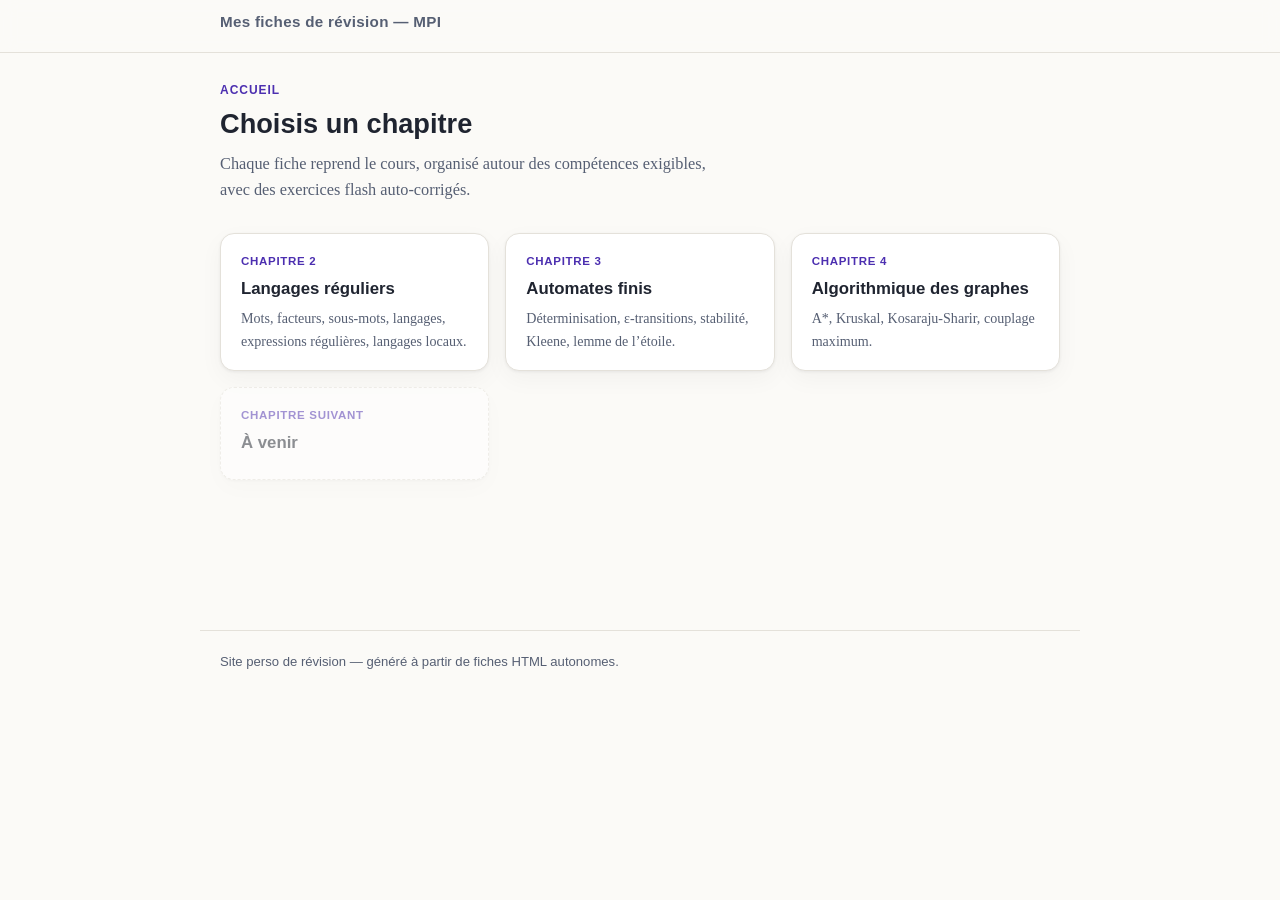
<file: index.html>
<!DOCTYPE html>
<html lang="fr">
<head>
<meta charset="UTF-8">
<meta name="viewport" content="width=device-width, initial-scale=1, viewport-fit=cover">
<title>Mes fiches de révision</title>
<link rel="stylesheet" href="assets/style.css">
</head>
<body>

<header class="top">
  <div class="top-inner">
    <div class="top-title">Mes fiches de révision — MPI</div>
  </div>
</header>

<main>
  <div class="hero">
    <div class="eyebrow">Accueil</div>
    <h1>Choisis un chapitre</h1>
    <p class="lead">Chaque fiche reprend le cours, organisé autour des compétences exigibles, avec des exercices flash auto-corrigés.</p>
  </div>

  <div class="chapter-grid">
    <a class="chapter-card" href="chapitres/chapitre-02-langages-reguliers.html">
      <div class="ch-num">Chapitre 2</div>
      <h3>Langages réguliers</h3>
      <p>Mots, facteurs, sous-mots, langages, expressions régulières, langages locaux.</p>
    </a>

    <a class="chapter-card" href="chapitres/chapitre-03-automates-finis.html">
      <div class="ch-num">Chapitre 3</div>
      <h3>Automates finis</h3>
      <p>Déterminisation, ε-transitions, stabilité, Kleene, lemme de l’étoile.</p>
    </a>

    <a class="chapter-card" href="chapitres/chapitre-04-graphes.html">
      <div class="ch-num">Chapitre 4</div>
      <h3>Algorithmique des graphes</h3>
      <p>A*, Kruskal, Kosaraju-Sharir, couplage maximum.</p>
    </a>

    <div class="chapter-card placeholder">
      <div class="ch-num">Chapitre suivant</div>
      <h3>À venir</h3>
    </div>
  </div>
</main>

<footer>
  Site perso de révision — généré à partir de fiches HTML autonomes.
</footer>

</body>
</html>
</file>
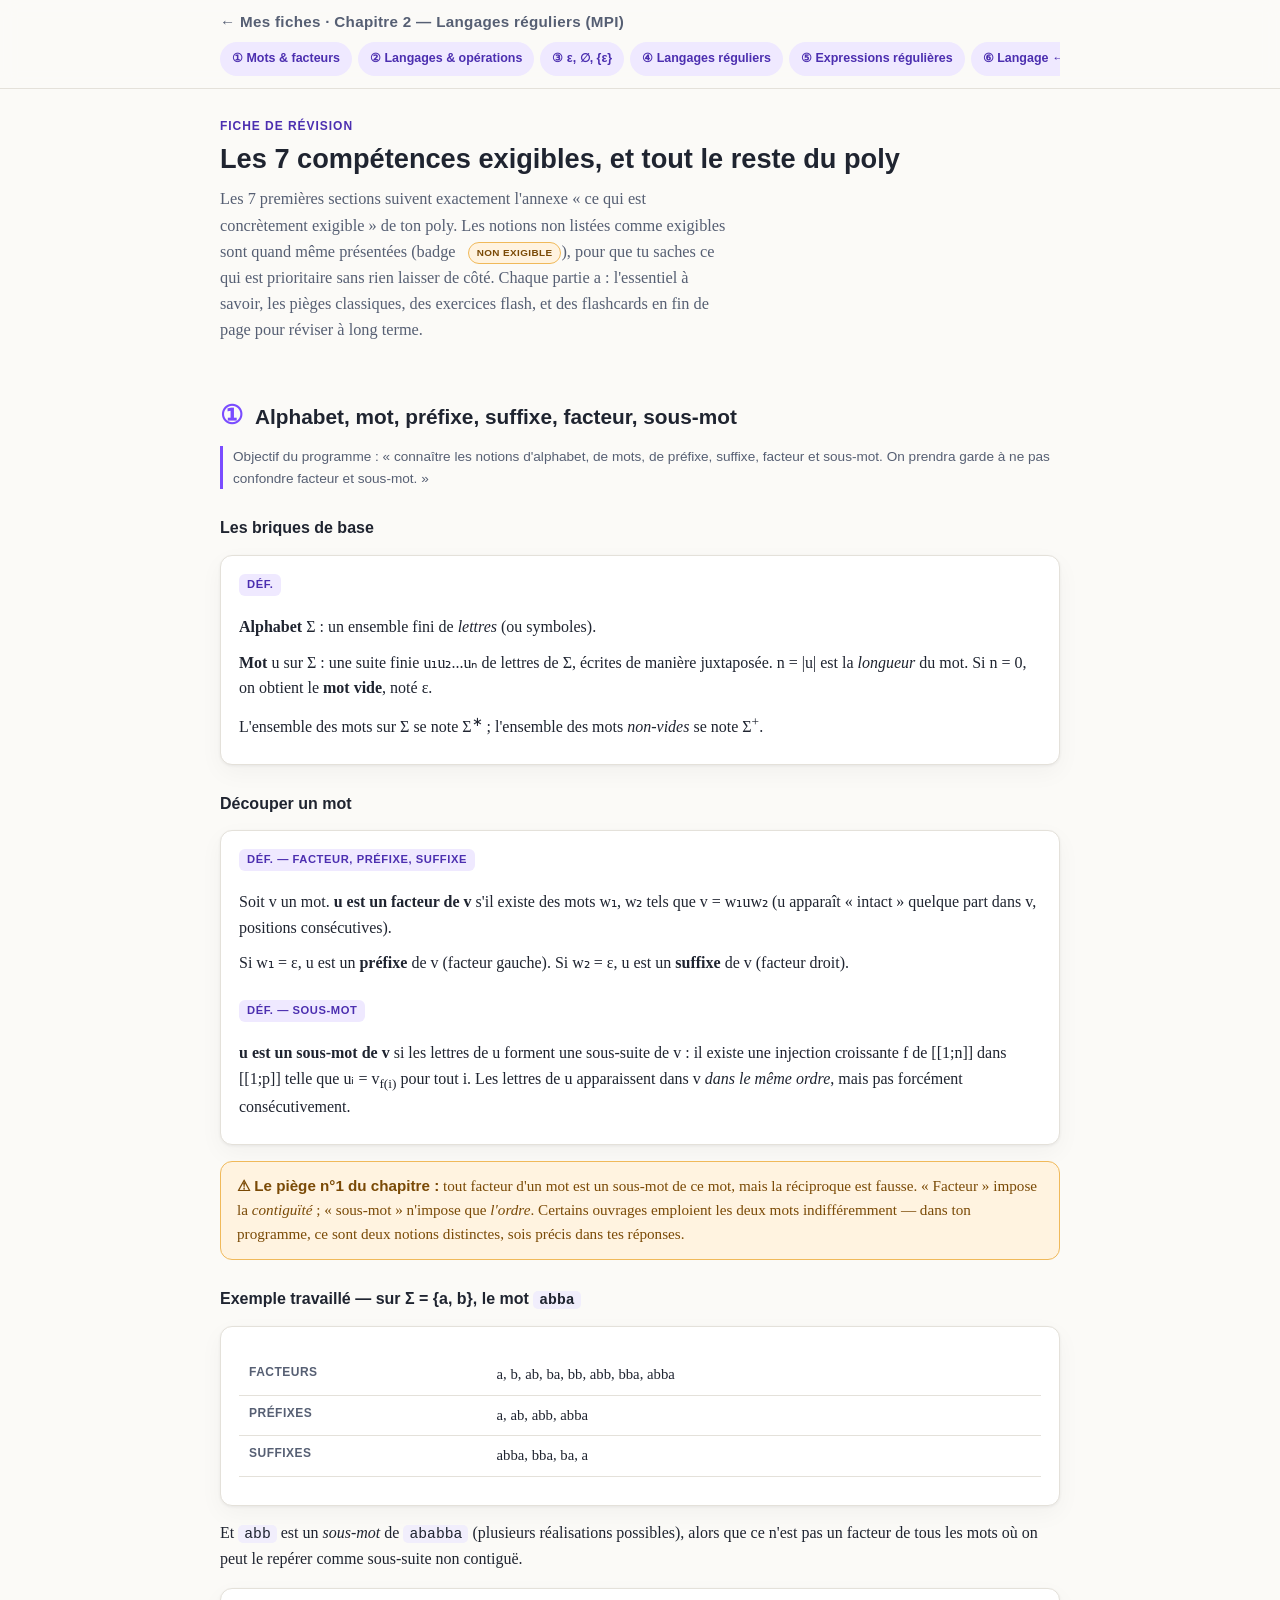
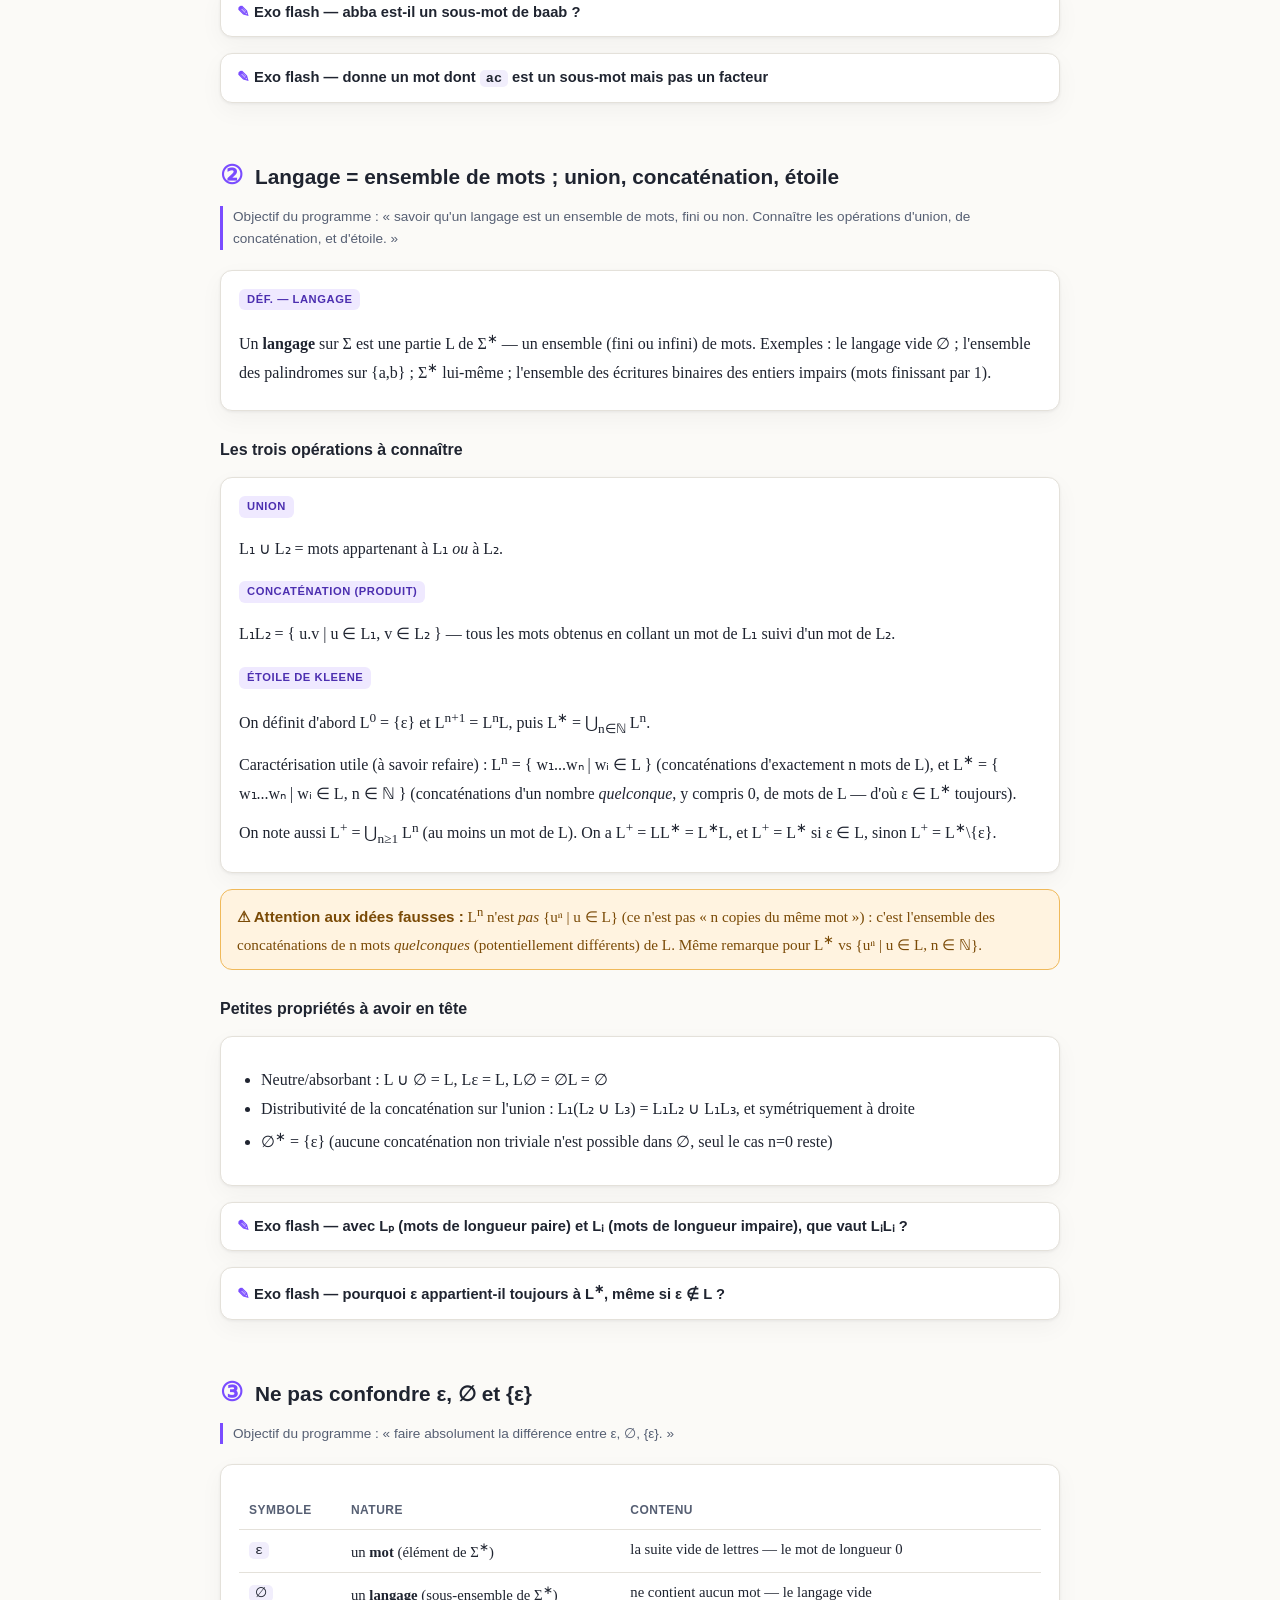
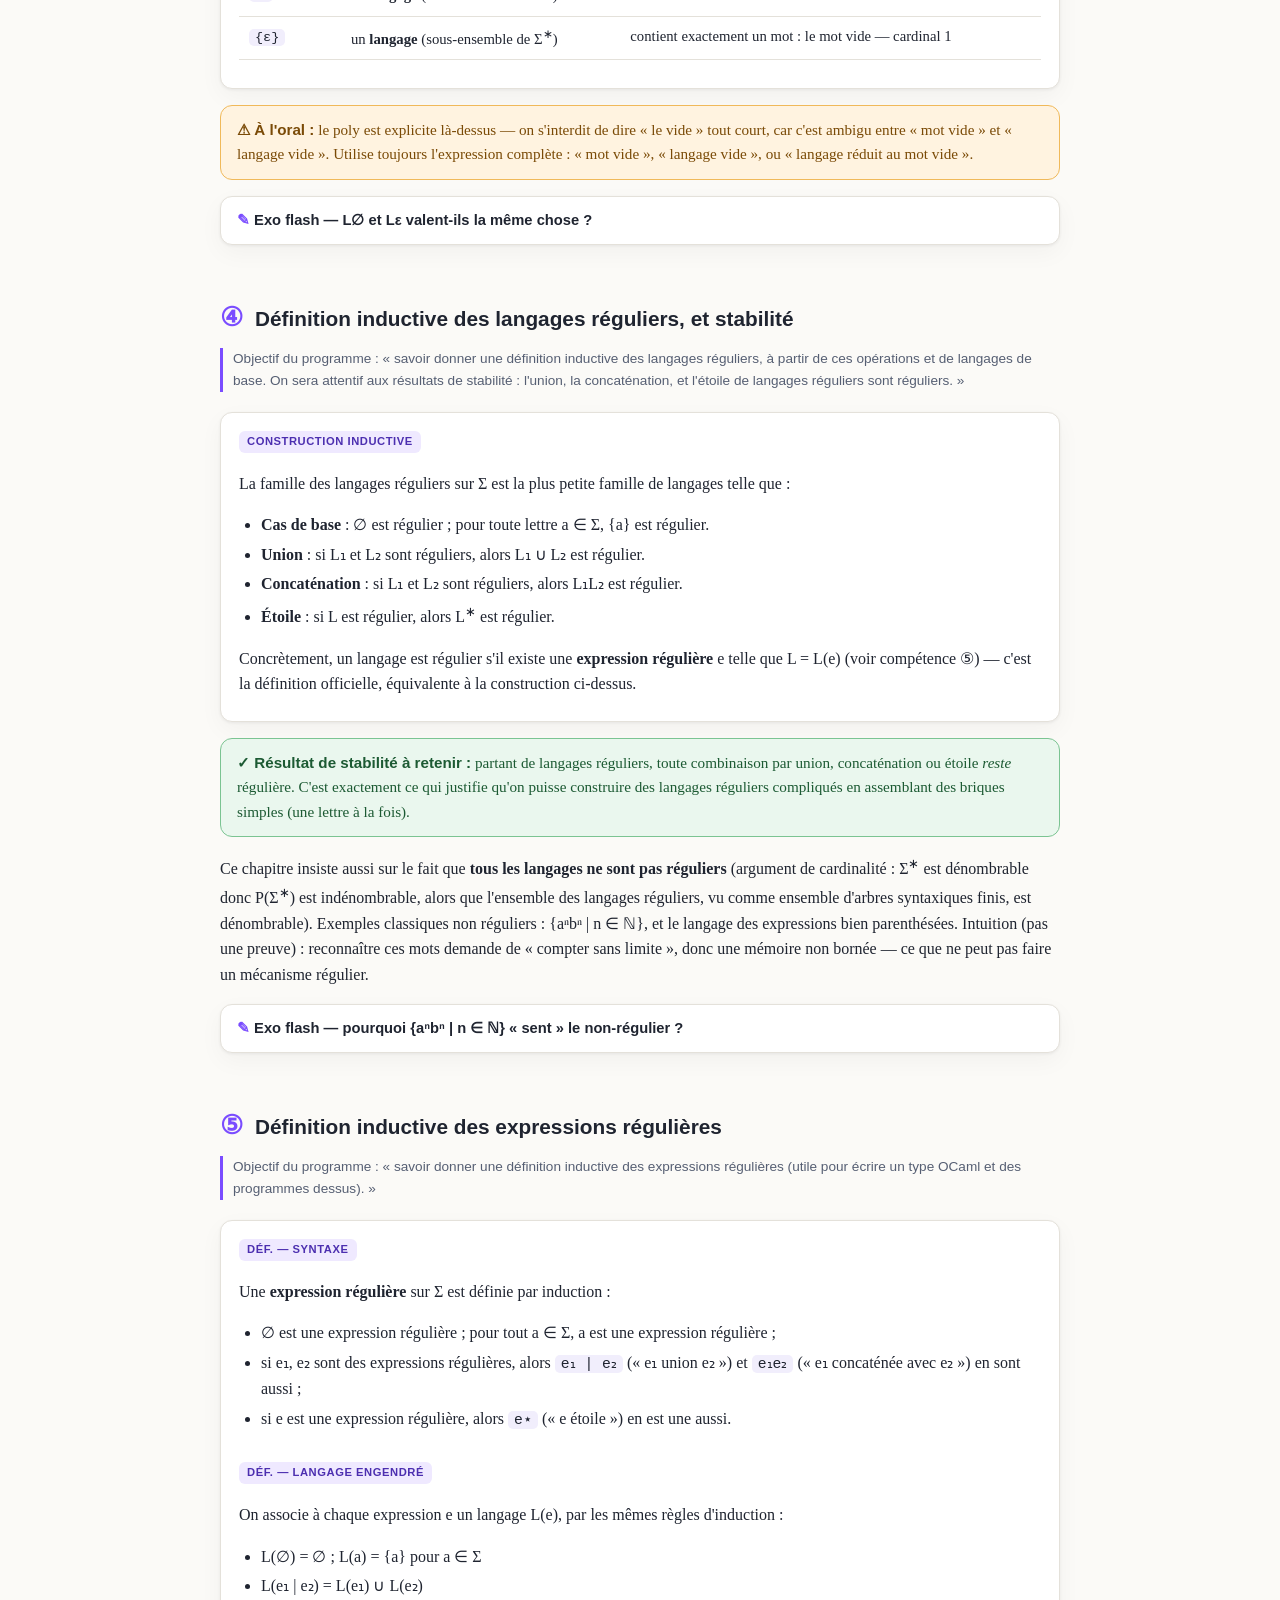
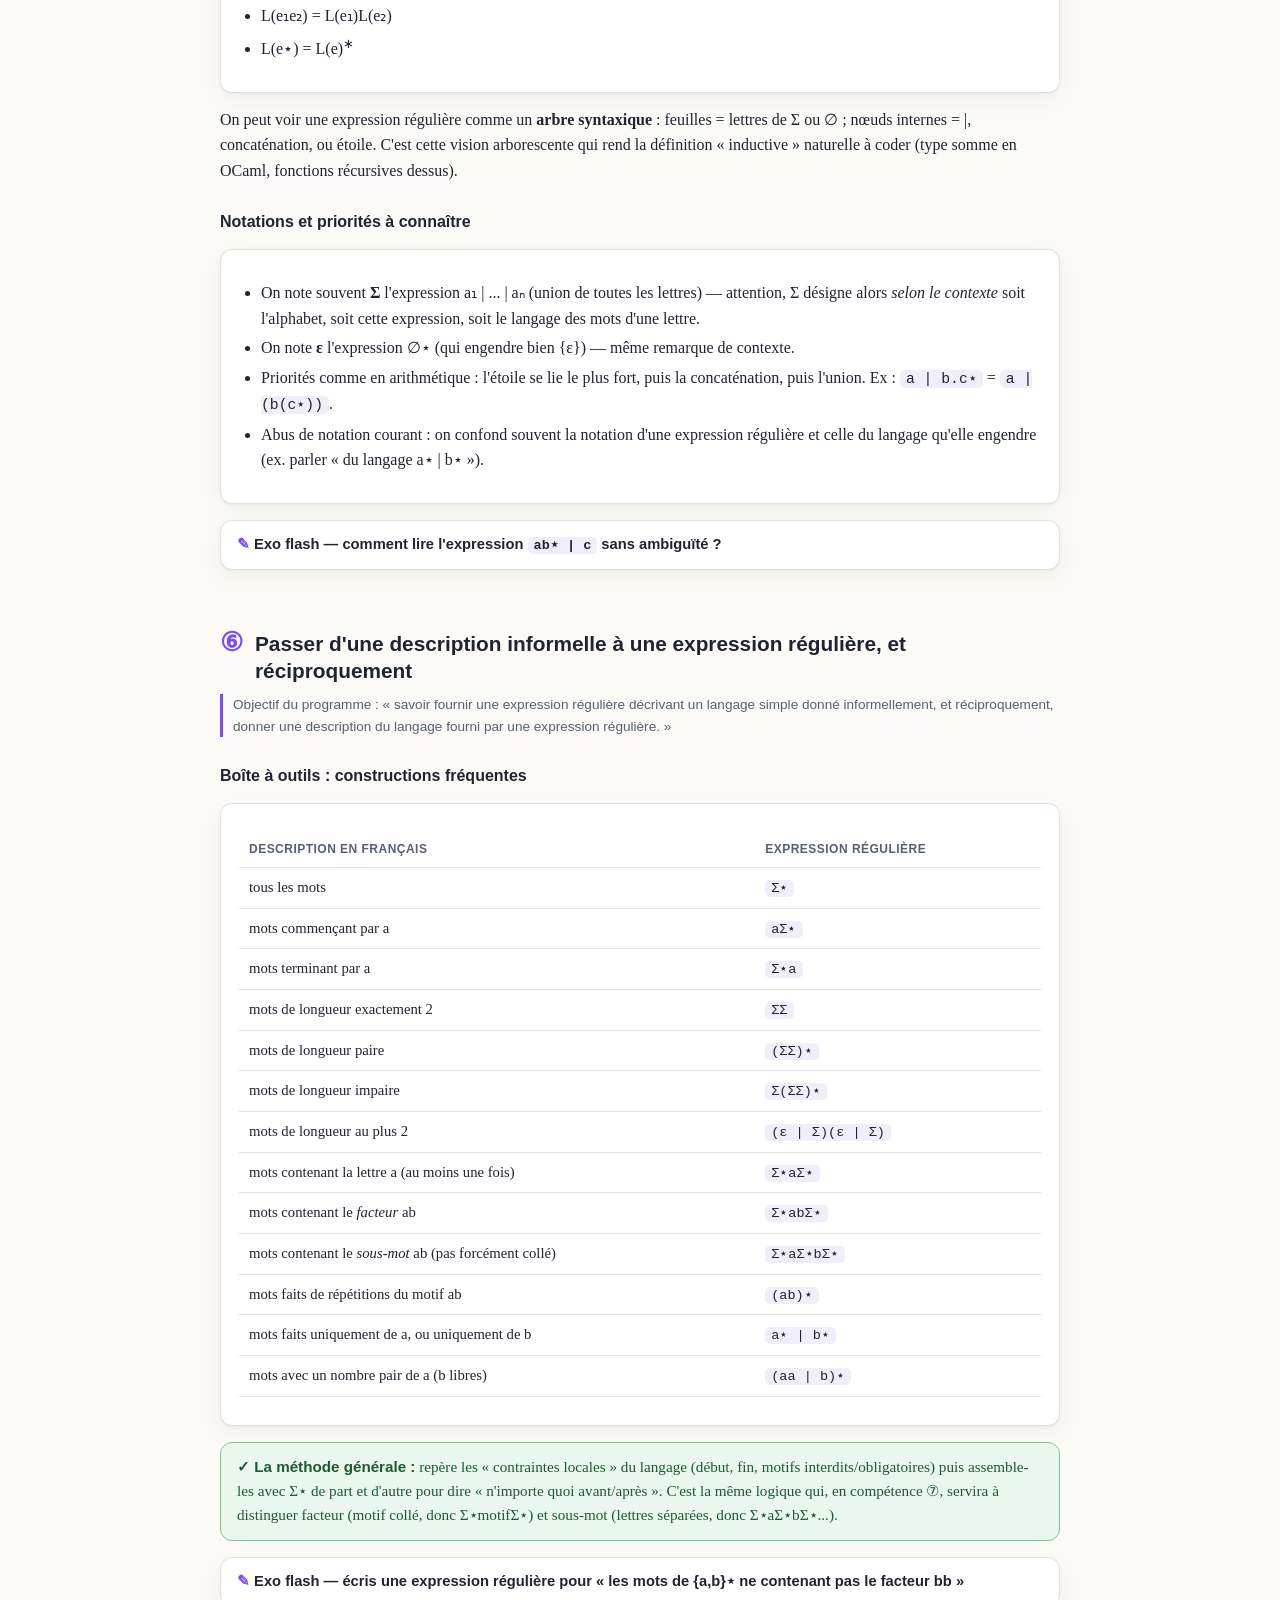
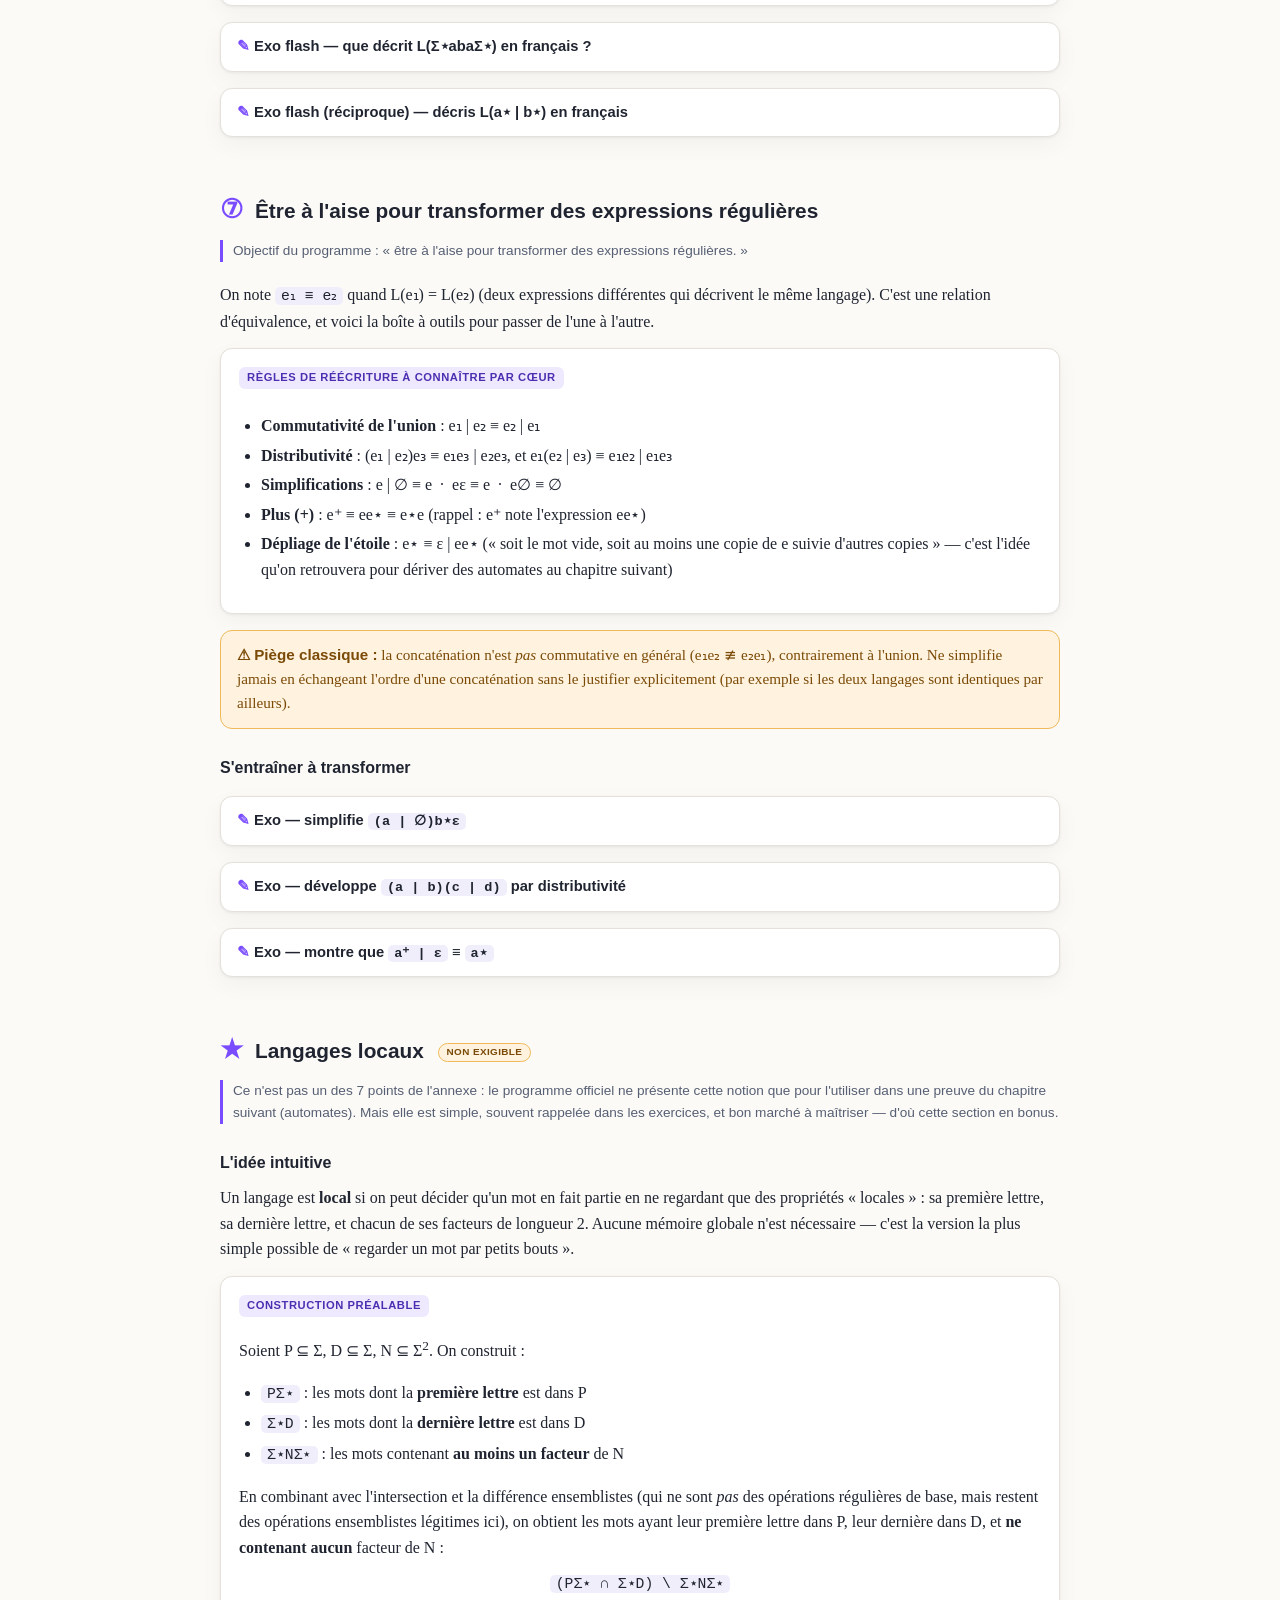
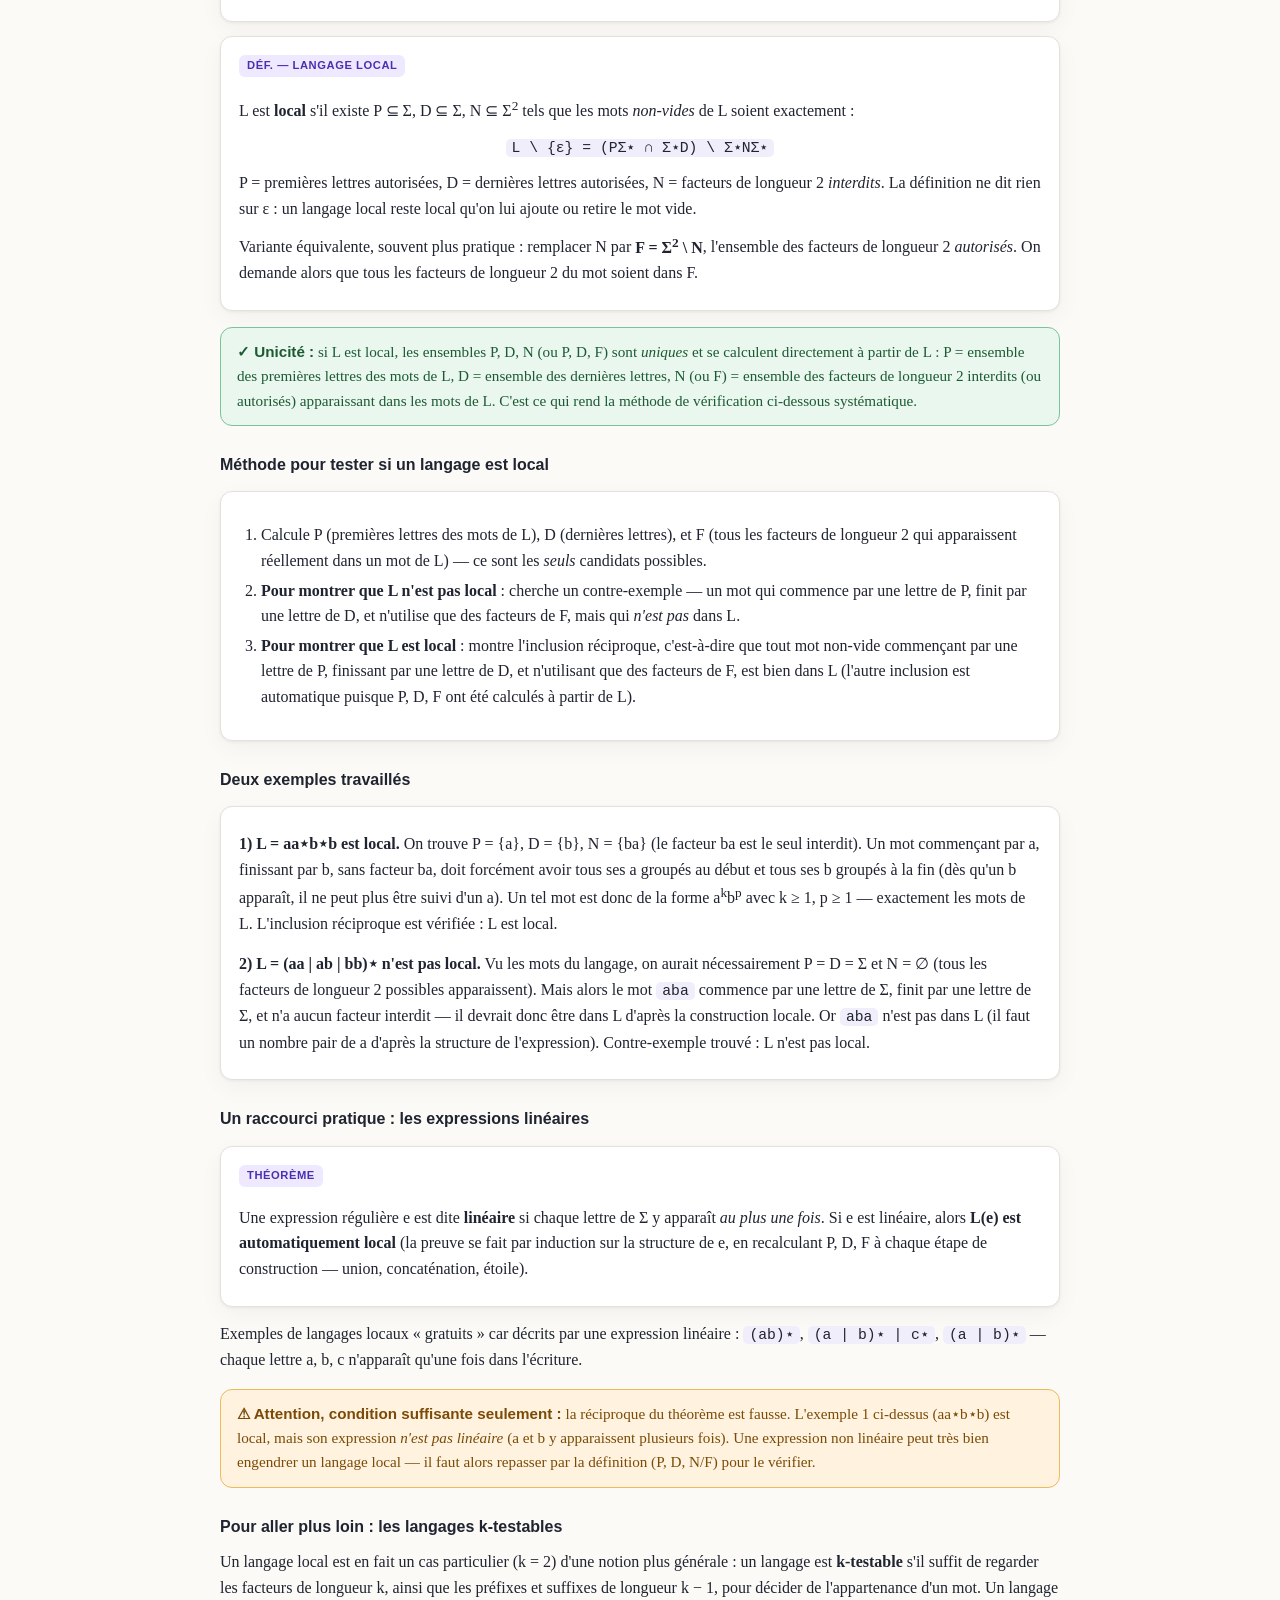
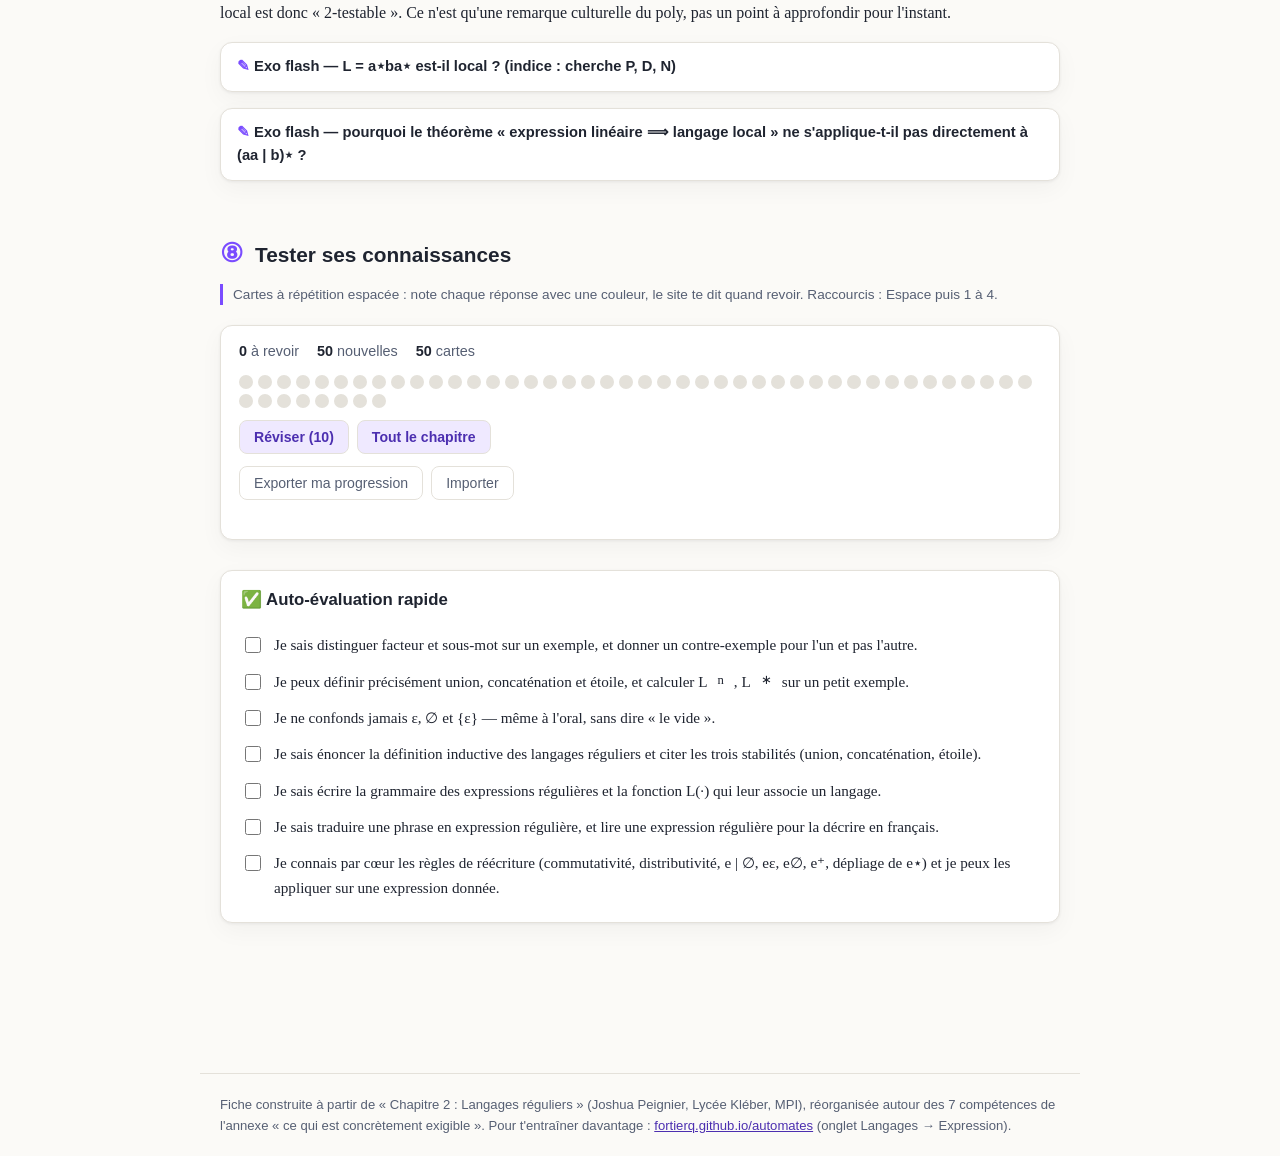
<file: chapitres/chapitre-02-langages-reguliers.html>
<!DOCTYPE html>
<html lang="fr">
<head>
<meta charset="UTF-8">
<meta name="viewport" content="width=device-width, initial-scale=1, viewport-fit=cover">
<title>Langages réguliers — Fiche des 7 compétences (MPI)</title>
<link rel="stylesheet" href="../assets/style.css">
<link rel="stylesheet" href="../assets/flashcards.css">
</head>
<body>

<header class="top">
  <div class="top-inner">
    <div class="top-title"><a href="../index.html" class="home-link">← Mes fiches</a> · Chapitre 2 — Langages réguliers (MPI)</div>
    <nav class="chips">
      <a href="#c1">① Mots &amp; facteurs</a>
      <a href="#c2">② Langages &amp; opérations</a>
      <a href="#c3">③ ε, ∅, {ε}</a>
      <a href="#c4">④ Langages réguliers</a>
      <a href="#c5">⑤ Expressions régulières</a>
      <a href="#c6">⑥ Langage ↔ regex</a>
      <a href="#c7">⑦ Transformer une regex</a>
      <a href="#bonus">★ Langages locaux</a>
      <a href="#c8">⑧ Tester mes connaissances</a>
    </nav>
  </div>
</header>

<main>
  <div class="hero">
    <div class="eyebrow">Fiche de révision</div>
    <h1>Les 7 compétences exigibles, et tout le reste du poly</h1>
    <p class="lead">Les 7 premières sections suivent exactement l'annexe « ce qui est concrètement exigible » de ton poly. Les notions non listées comme exigibles sont quand même présentées (badge <span class="bonus-tag">non exigible</span>), pour que tu saches ce qui est prioritaire sans rien laisser de côté. Chaque partie a : l'essentiel à savoir, les pièges classiques, des exercices flash, et des flashcards en fin de page pour réviser à long terme.</p>
  </div>

  <!-- ============ COMPETENCE 1 ============ -->
  <section class="skill" id="c1">
    <div class="skill-head"><span class="skill-num">①</span><h2>Alphabet, mot, préfixe, suffixe, facteur, sous-mot</h2></div>
    <p class="skill-goal">Objectif du programme : « connaître les notions d'alphabet, de mots, de préfixe, suffixe, facteur et sous-mot. On prendra garde à ne pas confondre facteur et sous-mot. »</p>

    <h3>Les briques de base</h3>
    <div class="card">
      <span class="def-label">Déf.</span>
      <p><strong>Alphabet</strong> Σ : un ensemble fini de <em>lettres</em> (ou symboles).</p>
      <p><strong>Mot</strong> u sur Σ : une suite finie u₁u₂...uₙ de lettres de Σ, écrites de manière juxtaposée. n = |u| est la <em>longueur</em> du mot. Si n = 0, on obtient le <strong>mot vide</strong>, noté ε.</p>
      <p>L'ensemble des mots sur Σ se note Σ<sup>∗</sup> ; l'ensemble des mots <em>non-vides</em> se note Σ<sup>+</sup>.</p>
    </div>

    <h3>Découper un mot</h3>
    <div class="card">
      <span class="def-label">Déf. — facteur, préfixe, suffixe</span>
      <p>Soit v un mot. <strong>u est un facteur de v</strong> s'il existe des mots w₁, w₂ tels que v = w₁uw₂ (u apparaît « intact » quelque part dans v, positions consécutives).</p>
      <p>Si w₁ = ε, u est un <strong>préfixe</strong> de v (facteur gauche). Si w₂ = ε, u est un <strong>suffixe</strong> de v (facteur droit).</p>
      <span class="def-label" style="margin-top:14px">Déf. — sous-mot</span>
      <p><strong>u est un sous-mot de v</strong> si les lettres de u forment une sous-suite de v : il existe une injection croissante f de [[1;n]] dans [[1;p]] telle que uᵢ = v<sub>f(i)</sub> pour tout i. Les lettres de u apparaissent dans v <em>dans le même ordre</em>, mais pas forcément consécutivement.</p>
    </div>

    <div class="warn">
      <strong>⚠ Le piège n°1 du chapitre :</strong> tout facteur d'un mot est un sous-mot de ce mot, mais la réciproque est fausse. « Facteur » impose la <em>contiguïté</em> ; « sous-mot » n'impose que <em>l'ordre</em>. Certains ouvrages emploient les deux mots indifféremment — dans ton programme, ce sont deux notions distinctes, sois précis dans tes réponses.
    </div>

    <h3>Exemple travaillé — sur Σ = {a, b}, le mot <span class="re">abba</span></h3>
    <div class="table-wrap card">
      <table>
        <tr><th>Facteurs</th><td>a, b, ab, ba, bb, abb, bba, abba</td></tr>
        <tr><th>Préfixes</th><td>a, ab, abb, abba</td></tr>
        <tr><th>Suffixes</th><td>abba, bba, ba, a</td></tr>
      </table>
    </div>
    <p>Et <span class="re">abb</span> est un <em>sous-mot</em> de <span class="re">ababba</span> (plusieurs réalisations possibles), alors que ce n'est pas un facteur de tous les mots où on peut le repérer comme sous-suite non contiguë.</p>

    <details class="quiz">
      <summary>Exo flash — abba est-il un sous-mot de baab ?</summary>
      <div class="answer"><span class="tag">Correction</span>
      <p>Non. Il faudrait retrouver a, b, b, a <em>dans cet ordre</em> comme sous-suite de b, a, a, b. Le seul a suivant un b initial est en position 2, puis il faudrait deux b après — impossible, il ne reste qu'un b puis un a. Donc abba n'est ni facteur ni sous-mot de baab.</p></div>
    </details>
    <details class="quiz">
      <summary>Exo flash — donne un mot dont <span class="re">ac</span> est un sous-mot mais pas un facteur</summary>
      <div class="answer"><span class="tag">Correction</span>
      <p>Par exemple <span class="re">abc</span> : les lettres a puis c apparaissent bien dans cet ordre (sous-mot), mais elles ne sont pas consécutives (le b s'intercale), donc ac n'est pas un facteur de abc.</p></div>
    </details>
  </section>

  <!-- ============ COMPETENCE 2 ============ -->
  <section class="skill" id="c2">
    <div class="skill-head"><span class="skill-num">②</span><h2>Langage = ensemble de mots ; union, concaténation, étoile</h2></div>
    <p class="skill-goal">Objectif du programme : « savoir qu'un langage est un ensemble de mots, fini ou non. Connaître les opérations d'union, de concaténation, et d'étoile. »</p>

    <div class="card">
      <span class="def-label">Déf. — langage</span>
      <p>Un <strong>langage</strong> sur Σ est une partie L de Σ<sup>∗</sup> — un ensemble (fini ou infini) de mots. Exemples : le langage vide ∅ ; l'ensemble des palindromes sur {a,b} ; Σ<sup>∗</sup> lui-même ; l'ensemble des écritures binaires des entiers impairs (mots finissant par 1).</p>
    </div>

    <h3>Les trois opérations à connaître</h3>
    <div class="card">
      <span class="def-label">Union</span>
      <p>L₁ ∪ L₂ = mots appartenant à L₁ <em>ou</em> à L₂.</p>
      <span class="def-label" style="margin-top:10px">Concaténation (produit)</span>
      <p>L₁L₂ = { u.v | u ∈ L₁, v ∈ L₂ } — tous les mots obtenus en collant un mot de L₁ suivi d'un mot de L₂.</p>
      <span class="def-label" style="margin-top:10px">Étoile de Kleene</span>
      <p>On définit d'abord L<sup>0</sup> = {ε} et L<sup>n+1</sup> = L<sup>n</sup>L, puis L<sup>∗</sup> = ⋃<sub>n∈ℕ</sub> L<sup>n</sup>.</p>
      <p>Caractérisation utile (à savoir refaire) : L<sup>n</sup> = { w₁...wₙ | wᵢ ∈ L } (concaténations d'exactement n mots de L), et L<sup>∗</sup> = { w₁...wₙ | wᵢ ∈ L, n ∈ ℕ } (concaténations d'un nombre <em>quelconque</em>, y compris 0, de mots de L — d'où ε ∈ L<sup>∗</sup> toujours).</p>
      <p>On note aussi L<sup>+</sup> = ⋃<sub>n≥1</sub> L<sup>n</sup> (au moins un mot de L). On a L<sup>+</sup> = LL<sup>∗</sup> = L<sup>∗</sup>L, et L<sup>+</sup> = L<sup>∗</sup> si ε ∈ L, sinon L<sup>+</sup> = L<sup>∗</sup>\{ε}.</p>
    </div>

    <div class="warn">
      <strong>⚠ Attention aux idées fausses :</strong> L<sup>n</sup> n'est <em>pas</em> {uⁿ | u ∈ L} (ce n'est pas « n copies du même mot ») : c'est l'ensemble des concaténations de n mots <em>quelconques</em> (potentiellement différents) de L. Même remarque pour L<sup>∗</sup> vs {uⁿ | u ∈ L, n ∈ ℕ}.
    </div>

    <h3>Petites propriétés à avoir en tête</h3>
    <div class="card">
      <ul>
        <li>Neutre/absorbant : L ∪ ∅ = L, Lε = L, L∅ = ∅L = ∅</li>
        <li>Distributivité de la concaténation sur l'union : L₁(L₂ ∪ L₃) = L₁L₂ ∪ L₁L₃, et symétriquement à droite</li>
        <li>∅<sup>∗</sup> = {ε} (aucune concaténation non triviale n'est possible dans ∅, seul le cas n=0 reste)</li>
      </ul>
    </div>

    <details class="quiz">
      <summary>Exo flash — avec Lₚ (mots de longueur paire) et Lᵢ (mots de longueur impaire), que vaut LᵢLᵢ ?</summary>
      <div class="answer"><span class="tag">Correction</span>
      <p>La concaténation de deux mots de longueur impaire donne un mot de longueur paire, et on peut obtenir n'importe quelle longueur paire ≥ 2 (mais pas 0, car un mot de longueur impaire est non-vide). Donc LᵢLᵢ = Lₚ \ {ε}.</p></div>
    </details>
    <details class="quiz">
      <summary>Exo flash — pourquoi ε appartient-il toujours à L<sup>∗</sup>, même si ε ∉ L ?</summary>
      <div class="answer"><span class="tag">Correction</span>
      <p>Parce que L<sup>∗</sup> contient L<sup>0</sup> = {ε} par définition (concaténer 0 mot de L donne le mot vide). C'est vrai quel que soit L, y compris L = ∅.</p></div>
    </details>
  </section>

  <!-- ============ COMPETENCE 3 ============ -->
  <section class="skill" id="c3">
    <div class="skill-head"><span class="skill-num">③</span><h2>Ne pas confondre ε, ∅ et {ε}</h2></div>
    <p class="skill-goal">Objectif du programme : « faire absolument la différence entre ε, ∅, {ε}. »</p>

    <div class="table-wrap card">
      <table>
        <tr><th>Symbole</th><th>Nature</th><th>Contenu</th></tr>
        <tr><td><code>ε</code></td><td>un <strong>mot</strong> (élément de Σ<sup>∗</sup>)</td><td>la suite vide de lettres — le mot de longueur 0</td></tr>
        <tr><td><code>∅</code></td><td>un <strong>langage</strong> (sous-ensemble de Σ<sup>∗</sup>)</td><td>ne contient aucun mot — le langage vide</td></tr>
        <tr><td><code>{ε}</code></td><td>un <strong>langage</strong> (sous-ensemble de Σ<sup>∗</sup>)</td><td>contient exactement un mot : le mot vide — cardinal 1</td></tr>
      </table>
    </div>

    <div class="warn">
      <strong>⚠ À l'oral :</strong> le poly est explicite là-dessus — on s'interdit de dire « le vide » tout court, car c'est ambigu entre « mot vide » et « langage vide ». Utilise toujours l'expression complète : « mot vide », « langage vide », ou « langage réduit au mot vide ».
    </div>

    <details class="quiz">
      <summary>Exo flash — L∅ et Lε valent-ils la même chose ?</summary>
      <div class="answer"><span class="tag">Correction</span>
      <p>Non, pas du tout ! L∅ = ∅ (concaténer avec le langage vide ne produit aucun mot : il n'y a rien à concaténer). Lε = L (concaténer avec {ε} ne change rien, car ε est neutre pour la concaténation des mots). Confondre ∅ et {ε} ici est l'erreur la plus fréquente du chapitre.</p></div>
    </details>
  </section>

  <!-- ============ COMPETENCE 4 ============ -->
  <section class="skill" id="c4">
    <div class="skill-head"><span class="skill-num">④</span><h2>Définition inductive des langages réguliers, et stabilité</h2></div>
    <p class="skill-goal">Objectif du programme : « savoir donner une définition inductive des langages réguliers, à partir de ces opérations et de langages de base. On sera attentif aux résultats de stabilité : l'union, la concaténation, et l'étoile de langages réguliers sont réguliers. »</p>

    <div class="card">
      <span class="def-label">Construction inductive</span>
      <p>La famille des langages réguliers sur Σ est la plus petite famille de langages telle que :</p>
      <ul>
        <li><strong>Cas de base</strong> : ∅ est régulier ; pour toute lettre a ∈ Σ, {a} est régulier.</li>
        <li><strong>Union</strong> : si L₁ et L₂ sont réguliers, alors L₁ ∪ L₂ est régulier.</li>
        <li><strong>Concaténation</strong> : si L₁ et L₂ sont réguliers, alors L₁L₂ est régulier.</li>
        <li><strong>Étoile</strong> : si L est régulier, alors L<sup>∗</sup> est régulier.</li>
      </ul>
      <p>Concrètement, un langage est régulier s'il existe une <strong>expression régulière</strong> e telle que L = L(e) (voir compétence ⑤) — c'est la définition officielle, équivalente à la construction ci-dessus.</p>
    </div>

    <div class="good">
      <strong>✓ Résultat de stabilité à retenir :</strong> partant de langages réguliers, toute combinaison par union, concaténation ou étoile <em>reste</em> régulière. C'est exactement ce qui justifie qu'on puisse construire des langages réguliers compliqués en assemblant des briques simples (une lettre à la fois).
    </div>

    <p>Ce chapitre insiste aussi sur le fait que <strong>tous les langages ne sont pas réguliers</strong> (argument de cardinalité : Σ<sup>∗</sup> est dénombrable donc P(Σ<sup>∗</sup>) est indénombrable, alors que l'ensemble des langages réguliers, vu comme ensemble d'arbres syntaxiques finis, est dénombrable). Exemples classiques non réguliers : {aⁿbⁿ | n ∈ ℕ}, et le langage des expressions bien parenthésées. Intuition (pas une preuve) : reconnaître ces mots demande de « compter sans limite », donc une mémoire non bornée — ce que ne peut pas faire un mécanisme régulier.</p>

    <details class="quiz">
      <summary>Exo flash — pourquoi {aⁿbⁿ | n ∈ ℕ} « sent » le non-régulier ?</summary>
      <div class="answer"><span class="tag">Correction</span>
      <p>Parce que, en lisant le mot de gauche à droite, il faut retenir <em>exactement</em> combien de a ont été lus avant de vérifier qu'il y a le même nombre de b — une mémoire de taille non bornée (dépendant de n). C'est un indice fort de non-régularité (le lemme de l'étoile, vu au chapitre suivant, permettra de le prouver rigoureusement).</p></div>
    </details>
  </section>

  <!-- ============ COMPETENCE 5 ============ -->
  <section class="skill" id="c5">
    <div class="skill-head"><span class="skill-num">⑤</span><h2>Définition inductive des expressions régulières</h2></div>
    <p class="skill-goal">Objectif du programme : « savoir donner une définition inductive des expressions régulières (utile pour écrire un type OCaml et des programmes dessus). »</p>

    <div class="card">
      <span class="def-label">Déf. — syntaxe</span>
      <p>Une <strong>expression régulière</strong> sur Σ est définie par induction :</p>
      <ul>
        <li>∅ est une expression régulière ; pour tout a ∈ Σ, a est une expression régulière ;</li>
        <li>si e₁, e₂ sont des expressions régulières, alors <span class="re">e₁ | e₂</span> (« e₁ union e₂ ») et <span class="re">e₁e₂</span> (« e₁ concaténée avec e₂ ») en sont aussi ;</li>
        <li>si e est une expression régulière, alors <span class="re">e⋆</span> (« e étoile ») en est une aussi.</li>
      </ul>
      <span class="def-label" style="margin-top:14px">Déf. — langage engendré</span>
      <p>On associe à chaque expression e un langage L(e), par les mêmes règles d'induction :</p>
      <ul>
        <li>L(∅) = ∅ ; L(a) = {a} pour a ∈ Σ</li>
        <li>L(e₁ | e₂) = L(e₁) ∪ L(e₂)</li>
        <li>L(e₁e₂) = L(e₁)L(e₂)</li>
        <li>L(e⋆) = L(e)<sup>∗</sup></li>
      </ul>
    </div>

    <p>On peut voir une expression régulière comme un <strong>arbre syntaxique</strong> : feuilles = lettres de Σ ou ∅ ; nœuds internes = |, concaténation, ou étoile. C'est cette vision arborescente qui rend la définition « inductive » naturelle à coder (type somme en OCaml, fonctions récursives dessus).</p>

    <h3>Notations et priorités à connaître</h3>
    <div class="card">
      <ul>
        <li>On note souvent <strong>Σ</strong> l'expression a₁ | ... | aₙ (union de toutes les lettres) — attention, Σ désigne alors <em>selon le contexte</em> soit l'alphabet, soit cette expression, soit le langage des mots d'une lettre.</li>
        <li>On note <strong>ε</strong> l'expression ∅⋆ (qui engendre bien {ε}) — même remarque de contexte.</li>
        <li>Priorités comme en arithmétique : l'étoile se lie le plus fort, puis la concaténation, puis l'union. Ex : <span class="re">a | b.c⋆</span> = <span class="re">a | (b(c⋆))</span>.</li>
        <li>Abus de notation courant : on confond souvent la notation d'une expression régulière et celle du langage qu'elle engendre (ex. parler « du langage a⋆ | b⋆ »).</li>
      </ul>
    </div>

    <details class="quiz">
      <summary>Exo flash — comment lire l'expression <span class="re">ab⋆ | c</span> sans ambiguïté ?</summary>
      <div class="answer"><span class="tag">Correction</span>
      <p>L'étoile se lie d'abord au symbole juste avant elle : c'est <span class="re">(a(b⋆)) | c</span>, c'est-à-dire l'union entre « a suivi d'un nombre quelconque de b » et « c ».</p></div>
    </details>
  </section>

  <!-- ============ COMPETENCE 6 ============ -->
  <section class="skill" id="c6">
    <div class="skill-head"><span class="skill-num">⑥</span><h2>Passer d'une description informelle à une expression régulière, et réciproquement</h2></div>
    <p class="skill-goal">Objectif du programme : « savoir fournir une expression régulière décrivant un langage simple donné informellement, et réciproquement, donner une description du langage fourni par une expression régulière. »</p>

    <h3>Boîte à outils : constructions fréquentes</h3>
    <div class="table-wrap card">
      <table>
        <tr><th>Description en français</th><th>Expression régulière</th></tr>
        <tr><td>tous les mots</td><td><span class="re">Σ⋆</span></td></tr>
        <tr><td>mots commençant par a</td><td><span class="re">aΣ⋆</span></td></tr>
        <tr><td>mots terminant par a</td><td><span class="re">Σ⋆a</span></td></tr>
        <tr><td>mots de longueur exactement 2</td><td><span class="re">ΣΣ</span></td></tr>
        <tr><td>mots de longueur paire</td><td><span class="re">(ΣΣ)⋆</span></td></tr>
        <tr><td>mots de longueur impaire</td><td><span class="re">Σ(ΣΣ)⋆</span></td></tr>
        <tr><td>mots de longueur au plus 2</td><td><span class="re">(ε | Σ)(ε | Σ)</span></td></tr>
        <tr><td>mots contenant la lettre a (au moins une fois)</td><td><span class="re">Σ⋆aΣ⋆</span></td></tr>
        <tr><td>mots contenant le <em>facteur</em> ab</td><td><span class="re">Σ⋆abΣ⋆</span></td></tr>
        <tr><td>mots contenant le <em>sous-mot</em> ab (pas forcément collé)</td><td><span class="re">Σ⋆aΣ⋆bΣ⋆</span></td></tr>
        <tr><td>mots faits de répétitions du motif ab</td><td><span class="re">(ab)⋆</span></td></tr>
        <tr><td>mots faits uniquement de a, ou uniquement de b</td><td><span class="re">a⋆ | b⋆</span></td></tr>
        <tr><td>mots avec un nombre pair de a (b libres)</td><td><span class="re">(aa | b)⋆</span></td></tr>
      </table>
    </div>

    <div class="good">
      <strong>✓ La méthode générale :</strong> repère les « contraintes locales » du langage (début, fin, motifs interdits/obligatoires) puis assemble-les avec Σ⋆ de part et d'autre pour dire « n'importe quoi avant/après ». C'est la même logique qui, en compétence ⑦, servira à distinguer facteur (motif collé, donc Σ⋆motifΣ⋆) et sous-mot (lettres séparées, donc Σ⋆aΣ⋆bΣ⋆...).
    </div>

    <details class="quiz">
      <summary>Exo flash — écris une expression régulière pour « les mots de {a,b}⋆ ne contenant pas le facteur bb »</summary>
      <div class="answer"><span class="tag">Correction</span>
      <p>Une solution classique : <span class="re">a⋆(ba⋆)⋆</span> — on enchaîne des blocs de a (éventuellement vides) séparés par des b isolés, ce qui empêche mécaniquement d'avoir deux b consécutifs.</p></div>
    </details>
    <details class="quiz">
      <summary>Exo flash — que décrit L(Σ⋆abaΣ⋆) en français ?</summary>
      <div class="answer"><span class="tag">Correction</span>
      <p>L'ensemble des mots qui contiennent le facteur <span class="re">aba</span> — c'est-à-dire les mots où la sous-suite consécutive a,b,a apparaît quelque part.</p></div>
    </details>
    <details class="quiz">
      <summary>Exo flash (réciproque) — décris L(a⋆ | b⋆) en français</summary>
      <div class="answer"><span class="tag">Correction</span>
      <p>C'est l'union de « uniquement des a » (y compris ε) et « uniquement des b » (y compris ε) : les mots constitués d'une seule lettre répétée (ou le mot vide). Attention : ce n'est <em>pas</em> « les mots avec seulement des a et des b » — un mot comme <span class="re">ab</span> n'est dans aucun des deux morceaux, donc n'est pas dans ce langage.</p></div>
    </details>
  </section>

  <!-- ============ COMPETENCE 7 ============ -->
  <section class="skill" id="c7">
    <div class="skill-head"><span class="skill-num">⑦</span><h2>Être à l'aise pour transformer des expressions régulières</h2></div>
    <p class="skill-goal">Objectif du programme : « être à l'aise pour transformer des expressions régulières. »</p>

    <p>On note <span class="re">e₁ ≡ e₂</span> quand L(e₁) = L(e₂) (deux expressions différentes qui décrivent le même langage). C'est une relation d'équivalence, et voici la boîte à outils pour passer de l'une à l'autre.</p>

    <div class="card">
      <span class="def-label">Règles de réécriture à connaître par cœur</span>
      <ul>
        <li><strong>Commutativité de l'union</strong> : e₁ | e₂ ≡ e₂ | e₁</li>
        <li><strong>Distributivité</strong> : (e₁ | e₂)e₃ ≡ e₁e₃ | e₂e₃, et e₁(e₂ | e₃) ≡ e₁e₂ | e₁e₃</li>
        <li><strong>Simplifications</strong> : e | ∅ ≡ e &nbsp;·&nbsp; eε ≡ e &nbsp;·&nbsp; e∅ ≡ ∅</li>
        <li><strong>Plus (+)</strong> : e⁺ ≡ ee⋆ ≡ e⋆e (rappel : e⁺ note l'expression ee⋆)</li>
        <li><strong>Dépliage de l'étoile</strong> : e⋆ ≡ ε | ee⋆ (« soit le mot vide, soit au moins une copie de e suivie d'autres copies » — c'est l'idée qu'on retrouvera pour dériver des automates au chapitre suivant)</li>
      </ul>
    </div>

    <div class="warn">
      <strong>⚠ Piège classique :</strong> la concaténation n'est <em>pas</em> commutative en général (e₁e₂ ≢ e₂e₁), contrairement à l'union. Ne simplifie jamais en échangeant l'ordre d'une concaténation sans le justifier explicitement (par exemple si les deux langages sont identiques par ailleurs).
      </div>

    <h3>S'entraîner à transformer</h3>
    <details class="quiz">
      <summary>Exo — simplifie <span class="re">(a | ∅)b⋆ε</span></summary>
      <div class="answer"><span class="tag">Correction</span>
      <p><span class="re">(a | ∅)b⋆ε ≡ a · b⋆ · ε ≡ ab⋆</span> (on utilise e | ∅ ≡ e, puis eε ≡ e).</p></div>
    </details>
    <details class="quiz">
      <summary>Exo — développe <span class="re">(a | b)(c | d)</span> par distributivité</summary>
      <div class="answer"><span class="tag">Correction</span>
      <p><span class="re">(a | b)(c | d) ≡ ac | ad | bc | bd</span> (distributivité à droite puis à gauche).</p></div>
    </details>
    <details class="quiz">
      <summary>Exo — montre que <span class="re">a⁺ | ε</span> ≡ <span class="re">a⋆</span></summary>
      <div class="answer"><span class="tag">Correction</span>
      <p>On sait que a⁺ = a⋆ \ {ε} (car ε ∉ {a}). Donc a⁺ | ε = (a⋆ \ {ε}) ∪ {ε} = a⋆. On retrouve bien la règle e⋆ ≡ ε | ee⋆ avec e = a.</p></div>
    </details>
  </section>

  <!-- ============ BONUS : LANGAGES LOCAUX ============ -->
  <section class="skill bonus" id="bonus">
    <div class="skill-head"><span class="skill-num">★</span><h2>Langages locaux <span class="bonus-tag">non exigible</span></h2></div>
    <p class="skill-goal">Ce n'est pas un des 7 points de l'annexe : le programme officiel ne présente cette notion que pour l'utiliser dans une preuve du chapitre suivant (automates). Mais elle est simple, souvent rappelée dans les exercices, et bon marché à maîtriser — d'où cette section en bonus.</p>

    <h3>L'idée intuitive</h3>
    <p>Un langage est <strong>local</strong> si on peut décider qu'un mot en fait partie en ne regardant que des propriétés « locales » : sa première lettre, sa dernière lettre, et chacun de ses facteurs de longueur 2. Aucune mémoire globale n'est nécessaire — c'est la version la plus simple possible de « regarder un mot par petits bouts ».</p>

    <div class="card">
      <span class="def-label">Construction préalable</span>
      <p>Soient P ⊆ Σ, D ⊆ Σ, N ⊆ Σ<sup>2</sup>. On construit :</p>
      <ul>
        <li><span class="re">PΣ⋆</span> : les mots dont la <strong>première lettre</strong> est dans P</li>
        <li><span class="re">Σ⋆D</span> : les mots dont la <strong>dernière lettre</strong> est dans D</li>
        <li><span class="re">Σ⋆NΣ⋆</span> : les mots contenant <strong>au moins un facteur</strong> de N</li>
      </ul>
      <p>En combinant avec l'intersection et la différence ensemblistes (qui ne sont <em>pas</em> des opérations régulières de base, mais restent des opérations ensemblistes légitimes ici), on obtient les mots ayant leur première lettre dans P, leur dernière dans D, et <strong>ne contenant aucun</strong> facteur de N :</p>
      <p style="text-align:center"><span class="re">(PΣ⋆ ∩ Σ⋆D) \ Σ⋆NΣ⋆</span></p>
    </div>

    <div class="card">
      <span class="def-label">Déf. — langage local</span>
      <p>L est <strong>local</strong> s'il existe P ⊆ Σ, D ⊆ Σ, N ⊆ Σ<sup>2</sup> tels que les mots <em>non-vides</em> de L soient exactement :</p>
      <p style="text-align:center"><span class="re">L \ {ε} = (PΣ⋆ ∩ Σ⋆D) \ Σ⋆NΣ⋆</span></p>
      <p>P = premières lettres autorisées, D = dernières lettres autorisées, N = facteurs de longueur 2 <em>interdits</em>. La définition ne dit rien sur ε : un langage local reste local qu'on lui ajoute ou retire le mot vide.</p>
      <p>Variante équivalente, souvent plus pratique : remplacer N par <strong>F = Σ<sup>2</sup> \ N</strong>, l'ensemble des facteurs de longueur 2 <em>autorisés</em>. On demande alors que tous les facteurs de longueur 2 du mot soient dans F.</p>
    </div>

    <div class="good">
      <strong>✓ Unicité :</strong> si L est local, les ensembles P, D, N (ou P, D, F) sont <em>uniques</em> et se calculent directement à partir de L : P = ensemble des premières lettres des mots de L, D = ensemble des dernières lettres, N (ou F) = ensemble des facteurs de longueur 2 interdits (ou autorisés) apparaissant dans les mots de L. C'est ce qui rend la méthode de vérification ci-dessous systématique.
    </div>

    <h3>Méthode pour tester si un langage est local</h3>
    <div class="card">
      <ol>
        <li>Calcule P (premières lettres des mots de L), D (dernières lettres), et F (tous les facteurs de longueur 2 qui apparaissent réellement dans un mot de L) — ce sont les <em>seuls</em> candidats possibles.</li>
        <li><strong>Pour montrer que L n'est pas local</strong> : cherche un contre-exemple — un mot qui commence par une lettre de P, finit par une lettre de D, et n'utilise que des facteurs de F, mais qui <em>n'est pas</em> dans L.</li>
        <li><strong>Pour montrer que L est local</strong> : montre l'inclusion réciproque, c'est-à-dire que tout mot non-vide commençant par une lettre de P, finissant par une lettre de D, et n'utilisant que des facteurs de F, est bien dans L (l'autre inclusion est automatique puisque P, D, F ont été calculés à partir de L).</li>
      </ol>
    </div>

    <h3>Deux exemples travaillés</h3>
    <div class="card">
      <p><strong>1) L = aa⋆b⋆b est local.</strong> On trouve P = {a}, D = {b}, N = {ba} (le facteur ba est le seul interdit). Un mot commençant par a, finissant par b, sans facteur ba, doit forcément avoir tous ses a groupés au début et tous ses b groupés à la fin (dès qu'un b apparaît, il ne peut plus être suivi d'un a). Un tel mot est donc de la forme a<sup>k</sup>b<sup>p</sup> avec k ≥ 1, p ≥ 1 — exactement les mots de L. L'inclusion réciproque est vérifiée : L est local.</p>
      <p style="margin-top:14px"><strong>2) L = (aa | ab | bb)⋆ n'est pas local.</strong> Vu les mots du langage, on aurait nécessairement P = D = Σ et N = ∅ (tous les facteurs de longueur 2 possibles apparaissent). Mais alors le mot <span class="re">aba</span> commence par une lettre de Σ, finit par une lettre de Σ, et n'a aucun facteur interdit — il devrait donc être dans L d'après la construction locale. Or <span class="re">aba</span> n'est pas dans L (il faut un nombre pair de a d'après la structure de l'expression). Contre-exemple trouvé : L n'est pas local.</p>
    </div>

    <h3>Un raccourci pratique : les expressions linéaires</h3>
    <div class="card">
      <span class="def-label">Théorème</span>
      <p>Une expression régulière e est dite <strong>linéaire</strong> si chaque lettre de Σ y apparaît <em>au plus une fois</em>. Si e est linéaire, alors <strong>L(e) est automatiquement local</strong> (la preuve se fait par induction sur la structure de e, en recalculant P, D, F à chaque étape de construction — union, concaténation, étoile).</p>
    </div>
    <p>Exemples de langages locaux « gratuits » car décrits par une expression linéaire : <span class="re">(ab)⋆</span>, <span class="re">(a | b)⋆ | c⋆</span>, <span class="re">(a | b)⋆</span> — chaque lettre a, b, c n'apparaît qu'une fois dans l'écriture.</p>

    <div class="warn">
      <strong>⚠ Attention, condition suffisante seulement :</strong> la réciproque du théorème est fausse. L'exemple 1 ci-dessus (aa⋆b⋆b) est local, mais son expression <em>n'est pas linéaire</em> (a et b y apparaissent plusieurs fois). Une expression non linéaire peut très bien engendrer un langage local — il faut alors repasser par la définition (P, D, N/F) pour le vérifier.
    </div>

    <h3>Pour aller plus loin : les langages k-testables</h3>
    <p>Un langage local est en fait un cas particulier (k = 2) d'une notion plus générale : un langage est <strong>k-testable</strong> s'il suffit de regarder les facteurs de longueur k, ainsi que les préfixes et suffixes de longueur k − 1, pour décider de l'appartenance d'un mot. Un langage local est donc « 2-testable ». Ce n'est qu'une remarque culturelle du poly, pas un point à approfondir pour l'instant.</p>

    <details class="quiz">
      <summary>Exo flash — L = a⋆ba⋆ est-il local ? (indice : cherche P, D, N)</summary>
      <div class="answer"><span class="tag">Correction</span>
      <p>Oui. P = {a, b} (un mot peut commencer directement par b si k=0), D = {a, b} de même, et les facteurs interdits sont N = {bb} (deux b consécutifs sont impossibles puisqu'il n'y a qu'un seul b dans chaque mot). On vérifie que tout mot commençant et finissant par a ou b, sans facteur bb, est bien de la forme a<sup>i</sup>ba<sup>j</sup> avec i,j ≥ 0 — donc dans L. L est local. (Remarque : l'expression a⋆ba⋆ est linéaire, donc le théorème du raccourci donnait directement la réponse sans calcul !)</p></div>
    </details>
    <details class="quiz">
      <summary>Exo flash — pourquoi le théorème « expression linéaire ⟹ langage local » ne s'applique-t-il pas directement à (aa | b)⋆ ?</summary>
      <div class="answer"><span class="tag">Correction</span>
      <p>Parce que la lettre a apparaît deux fois dans l'expression <span class="re">(aa | b)⋆</span> — elle n'est donc pas linéaire. Le théorème ne dit rien dans ce cas (ni que le langage est local, ni qu'il ne l'est pas) : il faudrait vérifier directement avec P, D, N.</p></div>
    </details>
  </section>

  <!-- ============ TESTER SES CONNAISSANCES ============ -->
  <section class="skill" id="c8">
    <div class="skill-head"><span class="skill-num">⑧</span><h2>Tester ses connaissances</h2></div>
    <div class="skill-goal">Cartes à répétition espacée : note chaque réponse avec une couleur, le site te dit quand revoir. Raccourcis : Espace puis 1 à 4.</div>
    <div class="card fc" id="flashcards" data-chapitre="ch02"></div>
  </section>

  <div class="checklist">
    <h2>✅ Auto-évaluation rapide</h2>
    <label><input type="checkbox"> Je sais distinguer facteur et sous-mot sur un exemple, et donner un contre-exemple pour l'un et pas l'autre.</label>
    <label><input type="checkbox"> Je peux définir précisément union, concaténation et étoile, et calculer L<sup>n</sup>, L<sup>∗</sup> sur un petit exemple.</label>
    <label><input type="checkbox"> Je ne confonds jamais ε, ∅ et {ε} — même à l'oral, sans dire « le vide ».</label>
    <label><input type="checkbox"> Je sais énoncer la définition inductive des langages réguliers et citer les trois stabilités (union, concaténation, étoile).</label>
    <label><input type="checkbox"> Je sais écrire la grammaire des expressions régulières et la fonction L(·) qui leur associe un langage.</label>
    <label><input type="checkbox"> Je sais traduire une phrase en expression régulière, et lire une expression régulière pour la décrire en français.</label>
    <label><input type="checkbox"> Je connais par cœur les règles de réécriture (commutativité, distributivité, e | ∅, eε, e∅, e⁺, dépliage de e⋆) et je peux les appliquer sur une expression donnée.</label>
  </div>
</main>

<footer>
  Fiche construite à partir de « Chapitre 2 : Langages réguliers » (Joshua Peignier, Lycée Kléber, MPI), réorganisée autour des 7 compétences de l'annexe « ce qui est concrètement exigible ». Pour t'entraîner davantage : <a href="https://fortierq.github.io/automates/" target="_blank" rel="noopener">fortierq.github.io/automates</a> (onglet Langages → Expression).
</footer>

<script src="../assets/cartes-ch02.js"></script>
<script src="../assets/flashcards.js"></script>

</body>
</html>
</file>
<file: assets/style.css>
:root {
    --bg: #fbfaf7;
    --bg-elev: #ffffff;
    --text: #1f2430;
    --text-dim: #565f73;
    --accent: #7a4cff;
    --accent-dim: #efe9ff;
    --accent-text: #4c2fb0;
    --border: #e4e1da;
    --code-bg: #f1eefc;
    --warn-bg: #fff3e0;
    --warn-border: #f0b95a;
    --warn-text: #7a4a06;
    --good-bg: #eaf7ee;
    --good-border: #7bc492;
    --good-text: #1c5a33;
    --shadow: 0 1px 3px rgba(20,20,30,0.06), 0 8px 24px rgba(20,20,30,0.04);
    box-sizing: border-box;
    padding-top: env(safe-area-inset-top, 0px);
    padding-bottom: env(safe-area-inset-bottom, 0px);
  }
  @media (prefers-color-scheme: dark) {
    :root:not([data-theme="light"]) {
      --bg: #14151b;
      --bg-elev: #1c1e27;
      --text: #e7e6ec;
      --text-dim: #a3a6b8;
      --accent: #a480ff;
      --accent-dim: #2a2440;
      --accent-text: #cbb6ff;
      --border: #2d2f3b;
      --code-bg: #262138;
      --warn-bg: #3a2c12;
      --warn-border: #8a6420;
      --warn-text: #f0c987;
      --good-bg: #163524;
      --good-border: #2f6d47;
      --good-text: #9fe0b6;
      --shadow: 0 1px 3px rgba(0,0,0,0.3), 0 8px 24px rgba(0,0,0,0.25);
    }
  }
  :root[data-theme="dark"] {
    --bg: #14151b;
    --bg-elev: #1c1e27;
    --text: #e7e6ec;
    --text-dim: #a3a6b8;
    --accent: #a480ff;
    --accent-dim: #2a2440;
    --accent-text: #cbb6ff;
    --border: #2d2f3b;
    --code-bg: #262138;
    --warn-bg: #3a2c12;
    --warn-border: #8a6420;
    --warn-text: #f0c987;
    --good-bg: #163524;
    --good-border: #2f6d47;
    --good-text: #9fe0b6;
    --shadow: 0 1px 3px rgba(0,0,0,0.3), 0 8px 24px rgba(0,0,0,0.25);
  }
  html { scroll-padding-top: calc(64px + env(safe-area-inset-top, 0px)); }
  * { box-sizing: border-box; }
  body {
    margin: 0;
    background: var(--bg);
    color: var(--text);
    font-family: "Iowan Old Style", "Palatino Linotype", Georgia, "Times New Roman", serif;
    line-height: 1.6;
    font-size: 16px;
  }
  .mono, code, .re { font-family: "SF Mono", "Cascadia Code", Consolas, "Courier New", monospace; }

  header.top {
    position: sticky;
    top: 0;
    padding-top: env(safe-area-inset-top, 0px);
    background: color-mix(in srgb, var(--bg) 88%, transparent);
    backdrop-filter: blur(8px);
    border-bottom: 1px solid var(--border);
    z-index: 20;
  }
  .top-inner {
    max-width: 880px;
    margin: 0 auto;
    padding: 10px 20px;
  }
  .home-link {
    color: var(--text-dim);
    text-decoration: none;
    font-weight: 700;
  }
  .home-link:hover { color: var(--accent-text); }
  .top-title {
    font-family: -apple-system, BlinkMacSystemFont, "Segoe UI", sans-serif;
    font-weight: 700;
    font-size: 0.95rem;
    letter-spacing: 0.02em;
    color: var(--text-dim);
    margin-bottom: 8px;
  }
  nav.chips {
    display: flex;
    gap: 6px;
    overflow-x: auto;
    padding-bottom: 2px;
    scrollbar-width: none;
  }
  nav.chips::-webkit-scrollbar { display: none; }
  nav.chips a {
    flex: 0 0 auto;
    font-family: -apple-system, BlinkMacSystemFont, "Segoe UI", sans-serif;
    font-size: 0.78rem;
    font-weight: 600;
    text-decoration: none;
    color: var(--accent-text);
    background: var(--accent-dim);
    border: 1px solid transparent;
    padding: 6px 11px;
    border-radius: 999px;
    white-space: nowrap;
  }

  main { max-width: 880px; margin: 0 auto; padding: 28px 20px 90px; }

  .hero h1 {
    font-family: -apple-system, BlinkMacSystemFont, "Segoe UI", sans-serif;
    font-size: 1.7rem;
    line-height: 1.25;
    margin: 6px 0 6px;
  }
  .hero p.lead {
    color: var(--text-dim);
    font-size: 1.02rem;
    max-width: 62ch;
  }
  .hero .eyebrow {
    font-family: -apple-system, BlinkMacSystemFont, "Segoe UI", sans-serif;
    font-size: 0.75rem;
    font-weight: 700;
    text-transform: uppercase;
    letter-spacing: 0.08em;
    color: var(--accent-text);
  }

  section.skill {
    margin-top: 52px;
    scroll-margin-top: 80px;
  }
  .skill-head {
    display: flex;
    align-items: baseline;
    gap: 12px;
    margin-bottom: 4px;
  }
  .skill-num {
    font-family: -apple-system, BlinkMacSystemFont, "Segoe UI", sans-serif;
    font-weight: 800;
    font-size: 1.6rem;
    color: var(--accent);
    flex: 0 0 auto;
  }
  .skill-head h2 {
    font-family: -apple-system, BlinkMacSystemFont, "Segoe UI", sans-serif;
    font-size: 1.3rem;
    margin: 0;
    line-height: 1.3;
  }
  .bonus-tag {
    display: inline-block;
    vertical-align: middle;
    font-family: -apple-system, BlinkMacSystemFont, "Segoe UI", sans-serif;
    font-size: 0.62rem;
    font-weight: 700;
    text-transform: uppercase;
    letter-spacing: 0.04em;
    color: var(--warn-text);
    background: var(--warn-bg);
    border: 1px solid var(--warn-border);
    padding: 2px 8px;
    border-radius: 999px;
    margin-left: 8px;
  }
  .skill-goal {
    font-family: -apple-system, BlinkMacSystemFont, "Segoe UI", sans-serif;
    font-size: 0.85rem;
    color: var(--text-dim);
    border-left: 3px solid var(--accent);
    padding-left: 10px;
    margin: 10px 0 20px;
  }

  h3 {
    font-family: -apple-system, BlinkMacSystemFont, "Segoe UI", sans-serif;
    font-size: 1rem;
    margin: 26px 0 8px;
    color: var(--text);
  }

  p { margin: 10px 0; }

  .card {
    background: var(--bg-elev);
    border: 1px solid var(--border);
    border-radius: 12px;
    padding: 14px 18px;
    margin: 14px 0;
    box-shadow: var(--shadow);
    overflow-x: auto;
  }

  .def-label {
    display: inline-block;
    font-family: -apple-system, BlinkMacSystemFont, "Segoe UI", sans-serif;
    font-size: 0.7rem;
    font-weight: 700;
    text-transform: uppercase;
    letter-spacing: 0.05em;
    color: var(--accent-text);
    background: var(--accent-dim);
    padding: 2px 8px;
    border-radius: 6px;
    margin-bottom: 8px;
  }

  .warn, .good {
    border-radius: 12px;
    padding: 12px 16px;
    margin: 16px 0;
    font-size: 0.95rem;
  }
  .warn { background: var(--warn-bg); border: 1px solid var(--warn-border); color: var(--warn-text); }
  .good { background: var(--good-bg); border: 1px solid var(--good-border); color: var(--good-text); }
  .warn strong, .good strong { font-family: -apple-system, BlinkMacSystemFont, "Segoe UI", sans-serif; }

  table {
    width: 100%;
    border-collapse: collapse;
    font-size: 0.92rem;
    margin: 14px 0;
  }
  th, td {
    text-align: left;
    padding: 8px 10px;
    border-bottom: 1px solid var(--border);
    vertical-align: top;
  }
  th {
    font-family: -apple-system, BlinkMacSystemFont, "Segoe UI", sans-serif;
    font-size: 0.75rem;
    text-transform: uppercase;
    letter-spacing: 0.04em;
    color: var(--text-dim);
  }
  .table-wrap { overflow-x: auto; }

  code, .re {
    background: var(--code-bg);
    padding: 1px 6px;
    border-radius: 5px;
    font-size: 0.92em;
  }

  ul, ol { padding-left: 22px; }
  li { margin: 4px 0; }

  details.quiz {
    background: var(--bg-elev);
    border: 1px solid var(--border);
    border-radius: 12px;
    padding: 12px 16px;
    margin: 16px 0;
    box-shadow: var(--shadow);
  }
  details.quiz summary {
    cursor: pointer;
    font-family: -apple-system, BlinkMacSystemFont, "Segoe UI", sans-serif;
    font-weight: 600;
    font-size: 0.92rem;
    color: var(--text);
    list-style: none;
  }
  details.quiz summary::-webkit-details-marker { display: none; }
  details.quiz summary::before {
    content: "✎ ";
    color: var(--accent);
  }
  details.quiz .answer {
    margin-top: 12px;
    padding-top: 12px;
    border-top: 1px dashed var(--border);
    font-size: 0.93rem;
  }
  details.quiz .answer .tag {
    font-family: -apple-system, BlinkMacSystemFont, "Segoe UI", sans-serif;
    font-size: 0.7rem;
    font-weight: 700;
    text-transform: uppercase;
    color: var(--good-text);
    letter-spacing: 0.04em;
  }

  .checklist {
    background: var(--bg-elev);
    border: 1px solid var(--border);
    border-radius: 12px;
    padding: 16px 20px;
    margin: 30px 0 0;
    box-shadow: var(--shadow);
  }
  .checklist h2 {
    font-family: -apple-system, BlinkMacSystemFont, "Segoe UI", sans-serif;
    font-size: 1.05rem;
    margin-top: 0;
  }
  .checklist label {
    display: flex;
    gap: 10px;
    align-items: flex-start;
    padding: 6px 0;
    font-size: 0.95rem;
    cursor: pointer;
  }
  .checklist input[type="checkbox"] {
    margin-top: 4px;
    width: 16px; height: 16px;
    accent-color: var(--accent);
    flex: 0 0 auto;
  }

  footer {
    max-width: 880px;
    margin: 60px auto 0;
    padding: 20px;
    border-top: 1px solid var(--border);
    color: var(--text-dim);
    font-family: -apple-system, BlinkMacSystemFont, "Segoe UI", sans-serif;
    font-size: 0.82rem;
  }
  footer a { color: var(--accent-text); }

/* ---- Page d'accueil : grille des chapitres ---- */
.chapter-grid {
  display: grid;
  grid-template-columns: repeat(auto-fill, minmax(240px, 1fr));
  gap: 16px;
  margin-top: 30px;
}
.chapter-card {
  display: block;
  text-decoration: none;
  color: var(--text);
  background: var(--bg-elev);
  border: 1px solid var(--border);
  border-radius: 14px;
  padding: 18px 20px;
  box-shadow: var(--shadow);
  transition: transform 0.12s ease, border-color 0.12s ease;
}
.chapter-card:hover {
  transform: translateY(-2px);
  border-color: var(--accent);
}
.chapter-card .ch-num {
  font-family: -apple-system, BlinkMacSystemFont, "Segoe UI", sans-serif;
  font-size: 0.72rem;
  font-weight: 700;
  text-transform: uppercase;
  letter-spacing: 0.06em;
  color: var(--accent-text);
}
.chapter-card h3 {
  font-family: -apple-system, BlinkMacSystemFont, "Segoe UI", sans-serif;
  margin: 6px 0 4px;
  font-size: 1.05rem;
}
.chapter-card p {
  color: var(--text-dim);
  font-size: 0.88rem;
  margin: 0;
}
.chapter-card.placeholder {
  opacity: 0.5;
  border-style: dashed;
  cursor: default;
}
.chapter-card.placeholder:hover { transform: none; border-color: var(--border); }

/* ---- Widget pas-à-pas ---- */
.widget svg { width: 100%; max-width: 460px; height: auto; display: block; margin: 0 auto; }
.wst circle { fill: var(--bg-elev); stroke: var(--text-dim); stroke-width: 2;
  transition: fill .25s ease, stroke .25s ease, filter .25s ease; }
.wst circle.in, .wst.on circle.in { fill: none; }
.wst.on circle { fill: var(--accent-dim); stroke: var(--accent); filter: drop-shadow(0 0 6px var(--accent)); }
.wst text, .wedge text { fill: var(--text); font-family: -apple-system, "Segoe UI", sans-serif; font-size: 14px; }
.wedge path { stroke: var(--text-dim); fill: none; stroke-width: 1.6; }
.wedge .ah { fill: var(--text-dim); stroke: none; }
.wnote { font-size: 0.9rem; color: var(--text-dim); min-height: 3.2em; }
.wbtn { display: flex; gap: 10px; }
.wbtn button { font-family: -apple-system, "Segoe UI", sans-serif; font-weight: 600; font-size: 0.85rem;
  color: var(--accent-text); background: var(--accent-dim); border: 1px solid transparent;
  border-radius: 999px; padding: 7px 16px; cursor: pointer; transition: border-color .2s ease; }
.wbtn button:hover:not(:disabled) { border-color: var(--accent); }
.wbtn button:disabled { opacity: .4; cursor: default; }
/* ---- Code (highlight.js) ---- */
pre { margin: 0; overflow-x: auto; }
pre code.hljs { background: transparent; padding: 0; }
.hljs-keyword, .hljs-built_in { color: var(--accent-text); }
.hljs-string { color: var(--good-text); }
.hljs-type { color: var(--warn-text); }
.hljs-comment { color: var(--text-dim); font-style: italic; }

.viz svg { width: 100%; max-width: 420px; display: block; margin: 0 auto; color: var(--text-dim); }
.viz .n circle { fill: var(--bg-elev); stroke: var(--border); stroke-width: 2;
  transition: fill .25s ease, stroke .25s ease, stroke-width .25s ease; }
.viz .n text { fill: var(--text); font: 600 15px -apple-system, "Segoe UI", sans-serif; text-anchor: middle; dominant-baseline: central; }
.viz .n.active circle { fill: var(--accent-dim); stroke: var(--accent); stroke-width: 5; }
.viz .n.done circle { fill: var(--good-bg); stroke: var(--good-border); }
.viz .e line { stroke: currentColor; stroke-width: 1.6; transition: stroke .25s ease, stroke-width .25s ease; }
.viz .e text { fill: var(--text-dim); font: 12px -apple-system, "Segoe UI", sans-serif; text-anchor: middle; }
.viz .e.on line { stroke: var(--accent); stroke-width: 3.5; }
.viz .ctrl { display: flex; gap: 8px; align-items: center; margin-top: 10px;
  font-family: -apple-system, "Segoe UI", sans-serif; font-size: .85rem; color: var(--text-dim); }
.viz button { font: 600 .85rem -apple-system, "Segoe UI", sans-serif; padding: 6px 14px; border-radius: 8px;
  border: 1px solid var(--border); background: var(--accent-dim); color: var(--accent-text); cursor: pointer; }
.viz button:disabled { opacity: .4; cursor: default; }
pre.mermaid { background: transparent; text-align: center; margin: 10px 0; }
pre code.hljs, pre code.language-ocaml { display: block; overflow-x: auto; background: var(--code-bg);
  padding: 12px 14px; border-radius: 10px; font-size: .85rem; line-height: 1.5; }
.hljs-keyword, .hljs-built_in { color: var(--accent-text); font-weight: 600; }
.hljs-comment { color: var(--text-dim); font-style: italic; }
.hljs-number, .hljs-literal, .hljs-type { color: var(--good-text); }
.hljs-string { color: var(--warn-text); }
@media (prefers-reduced-motion: reduce) { .viz * { transition: none !important; } }
</file>
<file: assets/flashcards.css>
/* Flashcards : à lier après style.css */
.fc { --g0: #e5484d; --g1: #f08c2a; --g2: #e8b923; --g3: #30a46c; font-family: -apple-system, BlinkMacSystemFont, "Segoe UI", sans-serif; }
.fc-stats { display: flex; flex-wrap: wrap; gap: 6px 18px; font-size: .9rem; color: var(--text-dim); }
.fc-stats strong { color: var(--text); }
.fc-dots { display: flex; flex-wrap: wrap; gap: 5px; margin: 12px 0; }
.fc-dot { display: inline-block; width: 14px; height: 14px; border-radius: 50%; background: var(--border); vertical-align: middle; }
.fc-g0 { --c: var(--g0); } .fc-g1 { --c: var(--g1); } .fc-g2 { --c: var(--g2); } .fc-g3 { --c: var(--g3); }
.fc-dot.fc-g0, .fc-dot.fc-g1, .fc-dot.fc-g2, .fc-dot.fc-g3 { background: var(--c); }
.fc-btns { display: flex; flex-wrap: wrap; gap: 8px; margin-top: 12px; }
.fc button { font: 600 .88rem -apple-system, BlinkMacSystemFont, "Segoe UI", sans-serif; padding: 8px 14px; border-radius: 8px;
  border: 1px solid var(--border); background: var(--accent-dim); color: var(--accent-text); cursor: pointer; transition: background .2s ease; }
.fc button:disabled { opacity: .4; cursor: default; }
.fc-small button { background: transparent; color: var(--text-dim); font-weight: 500; }
.fc-top { display: flex; justify-content: space-between; align-items: center; font-size: .85rem; color: var(--text-dim); margin-bottom: 10px; }
.fc-q { font-family: "Iowan Old Style", "Palatino Linotype", Georgia, serif; font-size: 1.08rem; line-height: 1.55; }
.fc-a { margin-top: 14px; padding-top: 12px; border-top: 1px dashed var(--border); font-family: "Iowan Old Style", "Palatino Linotype", Georgia, serif; }
.fc-grade { display: grid; grid-template-columns: repeat(4, 1fr); gap: 8px; margin-top: 14px; }
.fc-grade button { display: flex; flex-direction: column; gap: 2px; padding: 10px 4px; font-size: .8rem; color: var(--text);
  border: 2px solid var(--c); background: color-mix(in srgb, var(--c) 16%, var(--bg-elev)); }
.fc-grade button:hover { background: color-mix(in srgb, var(--c) 30%, var(--bg-elev)); }
.fc-grade small { font-weight: 400; color: var(--text-dim); }
.fc-msg { font-size: .85rem; color: var(--text-dim); min-height: 1.2em; margin: 8px 0 0; }
</file>
